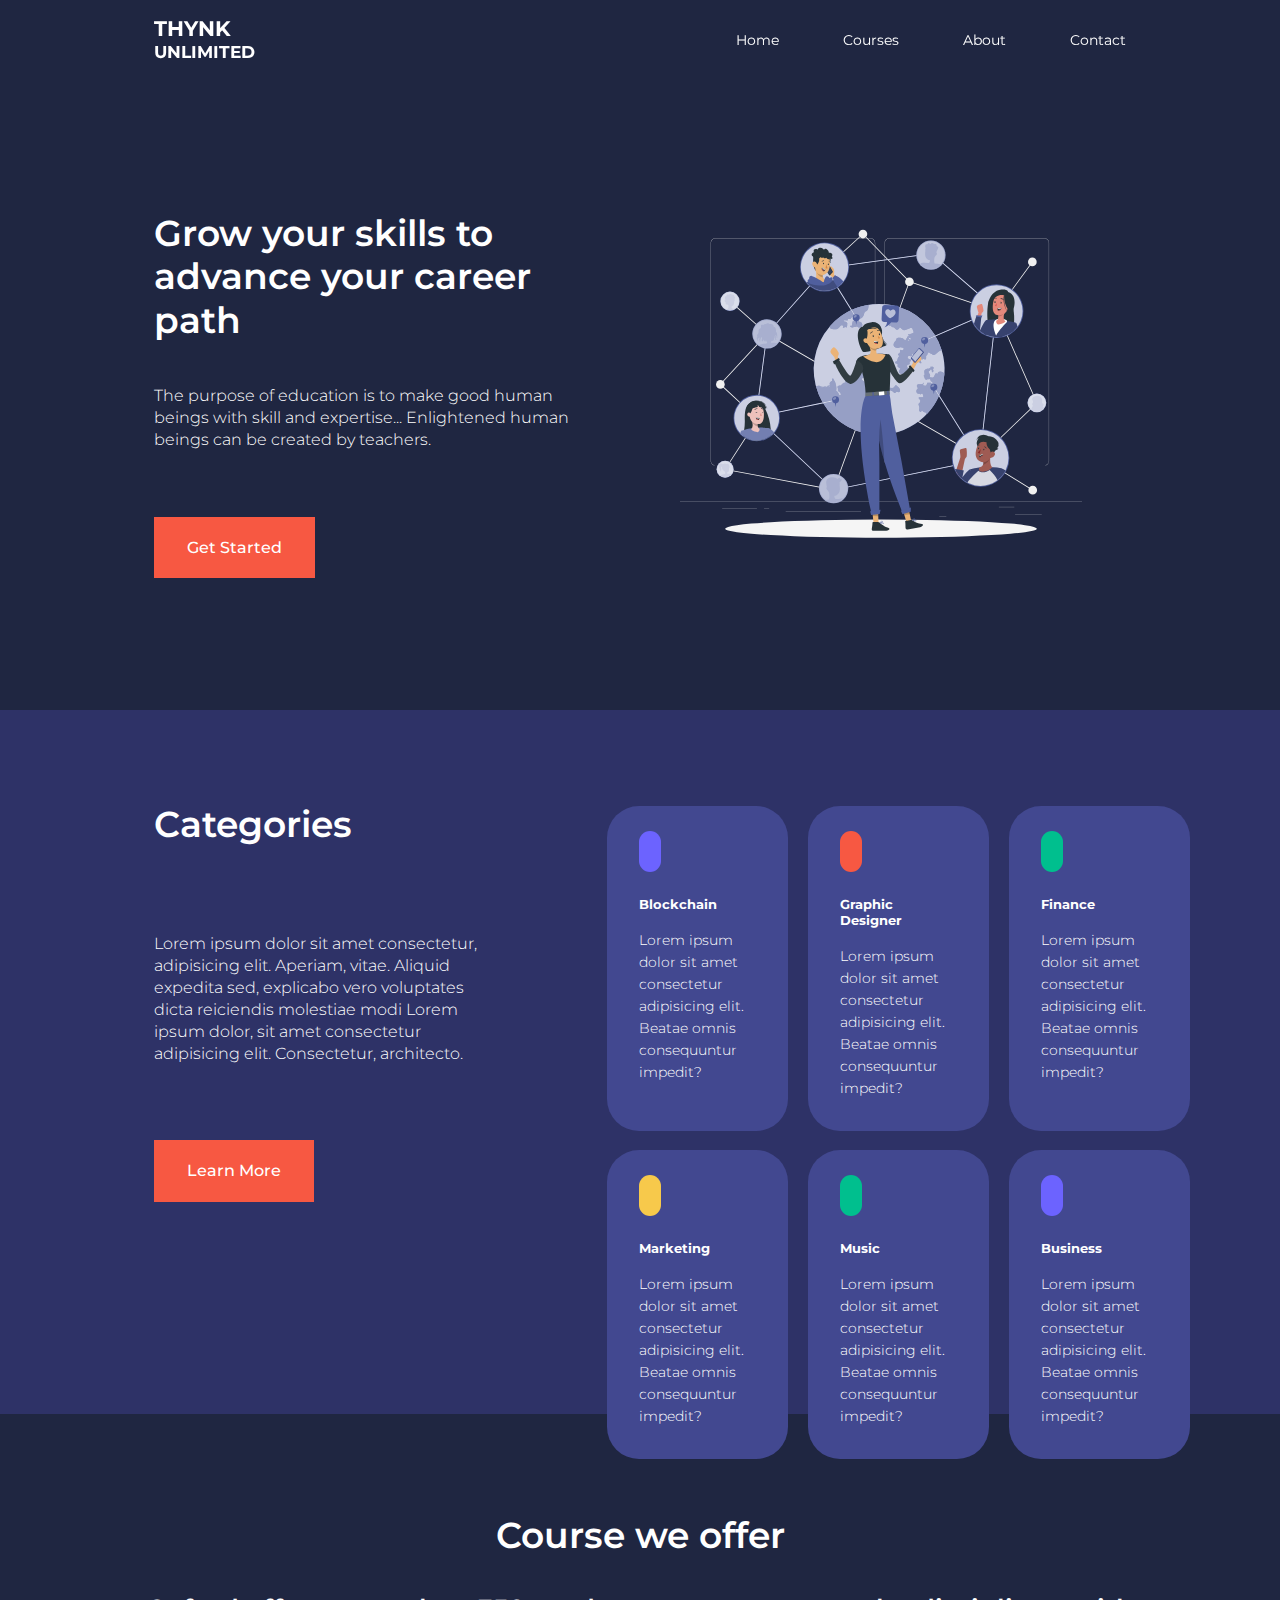
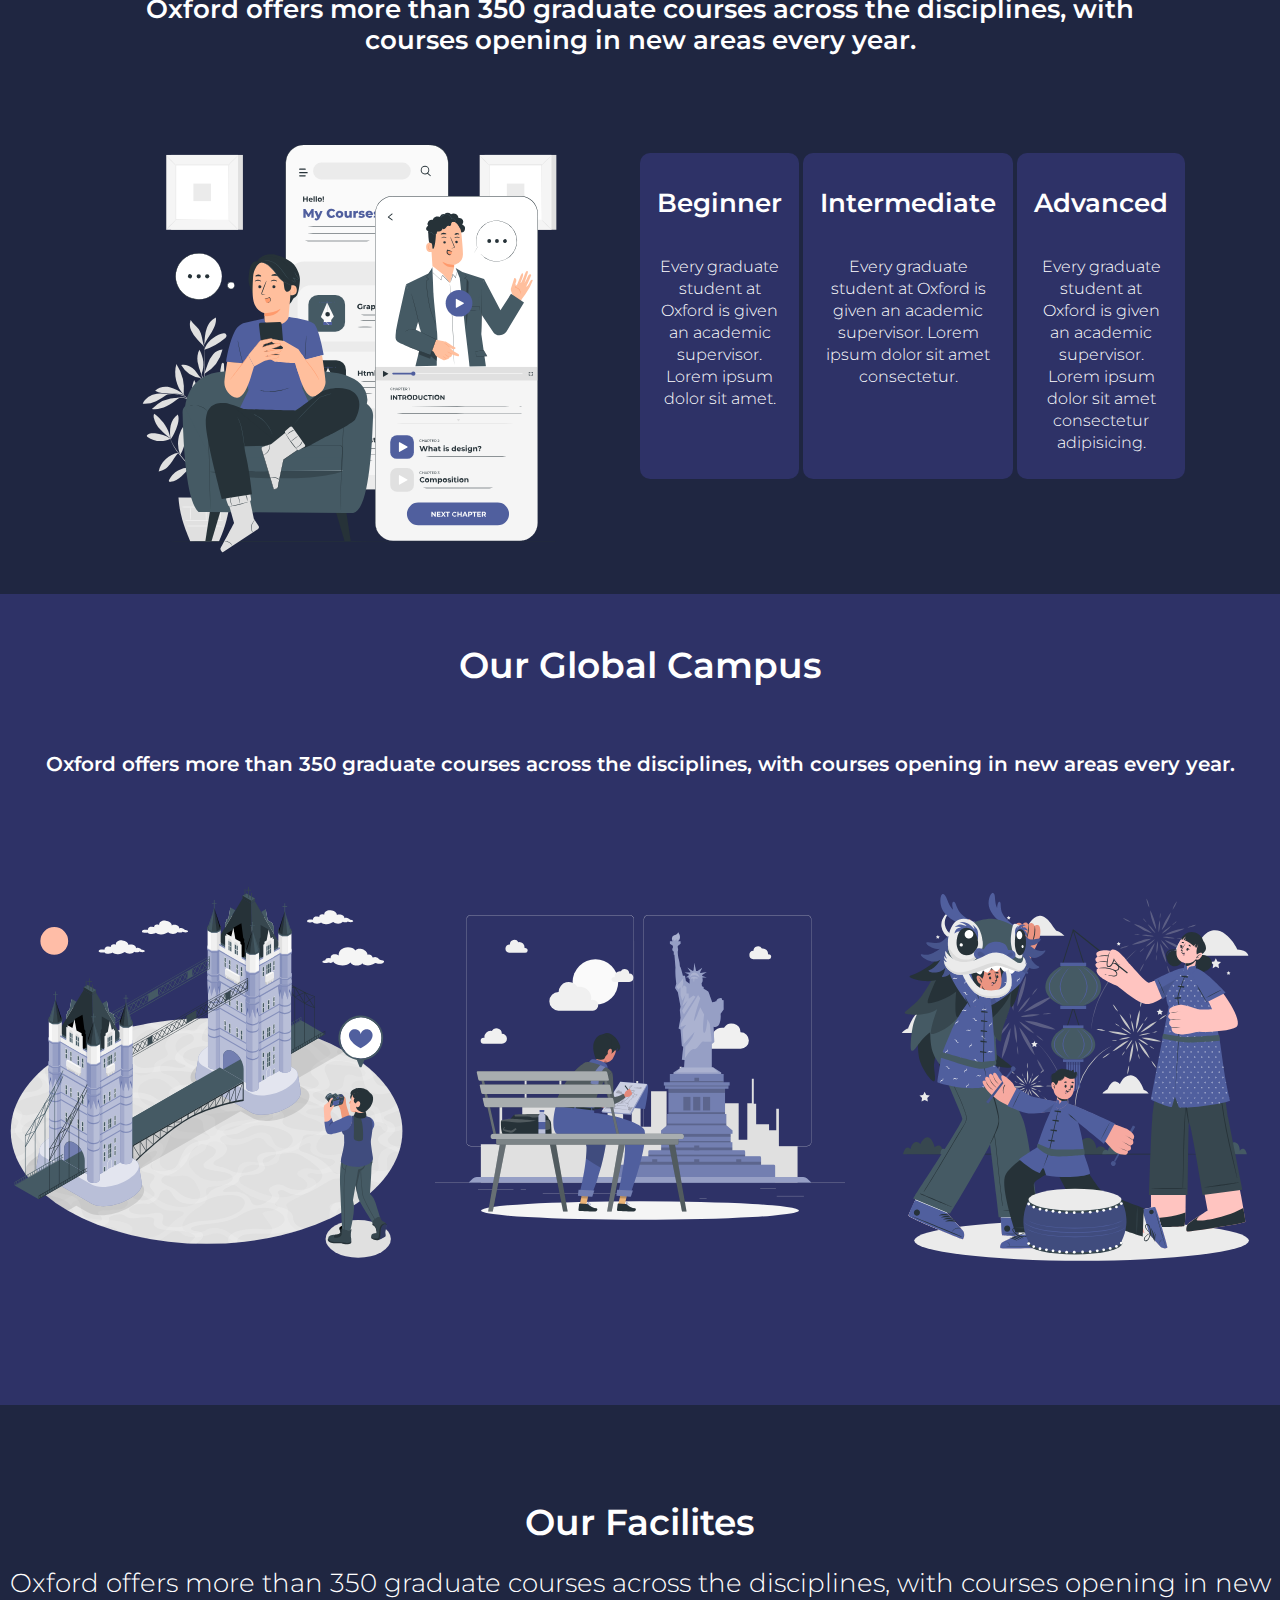
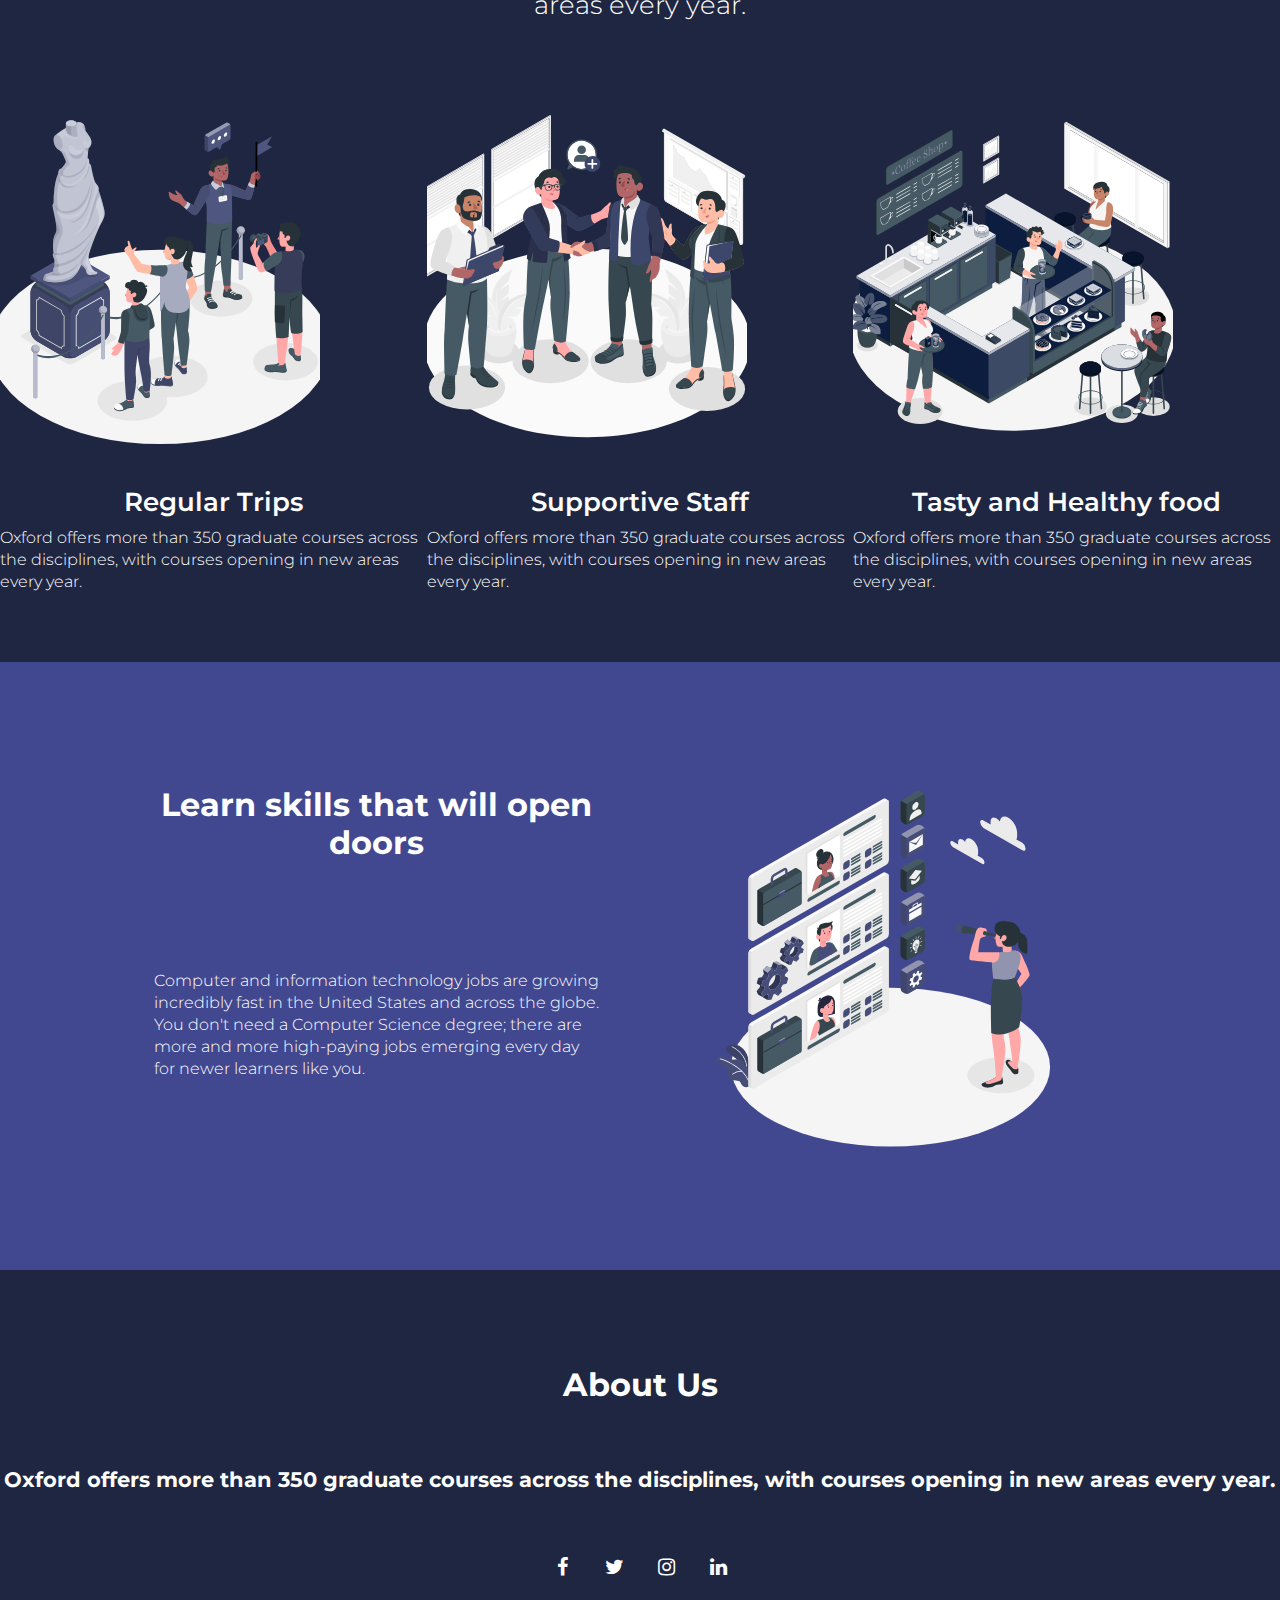
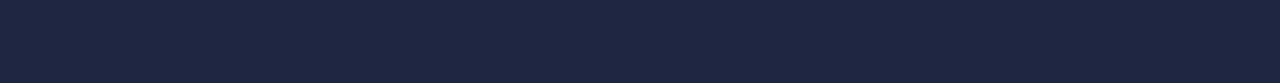
<file: index.html>
<!DOCTYPE html>
<html lang="en">
<head>
    <meta charset="UTF-8">
    <meta http-equiv="X-UA-Compatible" content="IE=edge">
    <meta name="viewport" content="width=device-width, initial-scale=1.0">
    <title>Education Website</title>

    <link rel="preconnect" href="https://fonts.googleapis.com">
    <link rel="preconnect" href="https://fonts.gstatic.com" crossorigin>
    <link href="https://fonts.googleapis.com/css2?family=Bitter:wght@100&family=Montserrat:wght@300;400;500;600;700;800;900&family=Poppins:wght@200;300;400;600&display=swap" rel="stylesheet">
    <link rel="stylesheet" href="https://unicons.iconscout.com/release/v4.0.0/css/line.css">
    <link rel="stylesheet" href="https://cdnjs.cloudflare.com/ajax/libs/font-awesome/4.7.0/css/font-awesome.min.css">
    <link rel="stylesheet" href="sytle1.css">
</head>
<body>
    <nav>
        <div class="con nav__container"> 
            <a class="a1" href="index.html"><h4>THYNK
                <br><h5 style="font-size: 17px;">UNLIMITED</h5>
            </h4></a>
            <ul class="nav__menu">
                <li><a href="index.html">Home</a></li>
               
                <li><a href="courses.html">Courses</a></li>
                <li><a href="about.html">About</a></li>
                <li><a href="contact.html">Contact</a></li>
            </ul>
            <button id="open-menu-btn"><i class="uil uil-bars"></i></button>
            <button id="close-menu-btn"><i class="uil uil-multiply"></i></button>
        </div>
    </nav>
    <header>
        <div class="con header__container">
            <div class="header__left">
                <h1>Grow your skills to advance your career path</h1>
                <br>
                <p>The purpose of education is to make good human beings with skill and expertise... 
                    Enlightened human beings can be created by teachers.
                </p>
                <br>
                <a href="courses.html" class="btn btn-primary">Get Started</a>
            </div>

            <div class="header__right">
                <div class="header__right-image">
                    <img  src="./images/man4.svg">
                </div>
            </div>
        </div>
    </header>

    <section class="categories">
        <div class="con categories__container">
            <div class="categories__left">
                <h1>Categories</h1>
                <br>
                <p>
                  Lorem ipsum dolor sit amet consectetur, adipisicing elit. Aperiam, vitae. 
                  Aliquid expedita sed, explicabo vero voluptates dicta reiciendis molestiae modi Lorem ipsum dolor,
                  sit amet consectetur adipisicing elit. Consectetur, architecto.
               </p>
               <br>
               <a href="#" class="btn btn-secondary">Learn More</a>
            </div>
            <div class="categories__right">
                <article class="category">
                    <span class="category__icon">
                        <i class="uil uil-bitcoin-circle"></i>
                    </span>
                    <h5>Blockchain</h5>
                    <p>Lorem ipsum dolor sit amet consectetur adipisicing elit. Beatae omnis consequuntur impedit?</p>
                </article> 
                <article class="category">
                    <span class="category__icon1">
                        <i class="uil uil-palette"></i>
                    </span>
                    <h5>Graphic Designer</h5>
                    <p>Lorem ipsum dolor sit amet consectetur adipisicing elit. Beatae omnis consequuntur impedit?</p>
                </article> 
                <article class="category">
                    <span class="category__icon2">
                        <i class="uil uil-bitcoin-circle"></i>
                    </span>
                    <h5>Finance</h5>
                    <p>Lorem ipsum dolor sit amet consectetur adipisicing elit. Beatae omnis consequuntur impedit?</p>
                </article> 
                <article class="category">
                    <span class="category__icon3">
                        <i class="uil uil-megaphone"></i>
                    </span>
                    <h5>Marketing</h5>
                    <p>Lorem ipsum dolor sit amet consectetur adipisicing elit. Beatae omnis consequuntur impedit?</p>
                </article> 
                <article class="category">
                    <span class="category__icon4">
                        <i class="uil uil-music"></i>
                    </span>
                    <h5>Music</h5>
                    <p>Lorem ipsum dolor sit amet consectetur adipisicing elit. Beatae omnis consequuntur impedit?</p>
                </article> 
                <article class="category">
                    <span class="category__icon5">
                        <i class="uil uil-puzzle-piece"></i>
                    </span>
                    <h5>Business</h5>
                    <p>Lorem ipsum dolor sit amet consectetur adipisicing elit. Beatae omnis consequuntur impedit?</p>
                </article> 
            </div>
        </div>
    </section>

    
   <section class ="course">
    <h1>Course we offer</h1>
    <br>
    <p><h3>Oxford offers more than 350 graduate courses across the disciplines, with courses opening in new areas every year. </h3>
        <br><br>
        <div style="width: 100%;">
            <div style="width: 50%; height: 100px; float: left;"> 
                <img class="abcd" src="./images/man5.svg">  
            </div>
        </div>

    <div style="margin-left: 35%; height: 100px;"> 
      <div class ="row">
        <div class = "course-col">
            <h3>Beginner</h3>
            <br>
            <p>Every graduate student at Oxford is given an academic supervisor.
                Lorem ipsum dolor sit amet.
            </p>
        </div>
        &nbsp;
        
        <div class = "course-col">
            <h3>Intermediate</h3>
            <br>
            <p>Every graduate student at Oxford is given an academic supervisor.
                Lorem ipsum dolor sit amet consectetur. </p>
        
        </div>
        &nbsp;
        <div class = "course-col">
            <h3>Advanced</h3>
            <br>
            <p>Every graduate student at Oxford is given an academic supervisor.
                Lorem ipsum dolor sit amet consectetur adipisicing.
            </p>
          
        </div>

      </div>
    </div>
    </p>
   </section>

   <br>
   <br><br><br><br><br><br><br><br>
   <section class ="campus">
    <h1>Our Global Campus</h1>
    <br><br>
    <p><h3 style="font-size:20px ;">Oxford offers more than 350 graduate courses across the disciplines, with courses opening in new areas every year. </h3>
        <div class="row">
            <div class ="campus-col">
                <img src="./images/london.svg">
                <div class="layer">
                    <h3>London</h3>
                </div>
            </div>
        <div class ="campus-col">
            <img src="./images/newyokr.svg">
            <div class="layer">
                <h3>Newyork</h3>
            </div>
        </div>
        <div class ="campus-col">
            <img src="./images/china.svg">
            <div class="layer">
                <h3>China</h3>
            </div>
        </div>
    </div>
</section>

<!-- facility -->


<section class = "facility">
    <h1 style="text-align: center;">Our Facilites</h1>
    <br>
    <p style="text-align: center;font-size: 26px;">Oxford offers more than 350 graduate courses across the disciplines, with courses opening in new areas every year.
        <br><br>
       <div class="row">
           <div class ="facility-col">
               <img class ="fc1"src="./images/man12.svg"style="height: 75%;width: 75%;">
               <br>
                   <h3>Regular Trips</h3>
                   <p>Oxford offers more than 350 graduate courses across the disciplines, with courses opening in new areas every year.
               </div>
       <div class ="facility-col">
        <!-- <br><br><br><br> -->
           <img class ="fc1" src="./images/man 12.svg"style="height: 75%;width: 75%;">
              <br>
           
               <h3>Supportive Staff</h3>
               <p>Oxford offers more than 350 graduate courses across the disciplines, with courses opening in new areas every year.
           </div>
       <div class ="facility-col">
           <img class ="fc1" src="./images/man9.svg"style="height: 75%;width: 75%;">
           <br>
               <h3>Tasty and Healthy food</h3>
               <p>Oxford offers more than 350 graduate courses across the disciplines, with courses opening in new areas every year.
           </div>
   </div>
  </section>
  <section class="f2">
    <div class="con header__container">
        <div class="header__left">
            <h2>Learn skills that will open doors</h2>
            <br>
            <p>Computer and information technology jobs are growing incredibly fast in the United States and across the globe.
            You don't need a Computer Science degree; there are more and more high-paying jobs emerging every day for newer learners like you.</p>
            <br>
        </div>

        <div class="header__right">
            <div class="header__right-image">
                <img  src="./images/man22.svg">
            </div>
        </div>
    </div>
  </section>
    
  <!-- call us -->
  <!-- <section class = "cta">
    <h1>Enroll now for various courses</h1>
    <a href=""class="btn btn-tertiary">Contact us</a>
   </section> -->

   <!-- footer -->
  <section class="footer1" style="text-align: center;">
    <h2>About Us</h2>
    <p><h4>Oxford offers more than 350 graduate courses across the disciplines, with courses opening in new areas every year.</h4></p>
    <br><br>
   <div class="icons">
    <a href="https://www.facebook.com/" class="fa fa-facebook"></a>
    &nbsp;
    <a href="https://www.twitter.com/" class="fa fa-twitter"></a>
    &nbsp;
    <a href="https://www.instagram.com/" class="fa fa-instagram"></a>
    &nbsp;
    <a href="https://www.linkedin.com/" class="fa fa-linkedin"></a>

  </div>
</section>

    <script src="./main.js"></script>
    
</body>
</html>
</file>
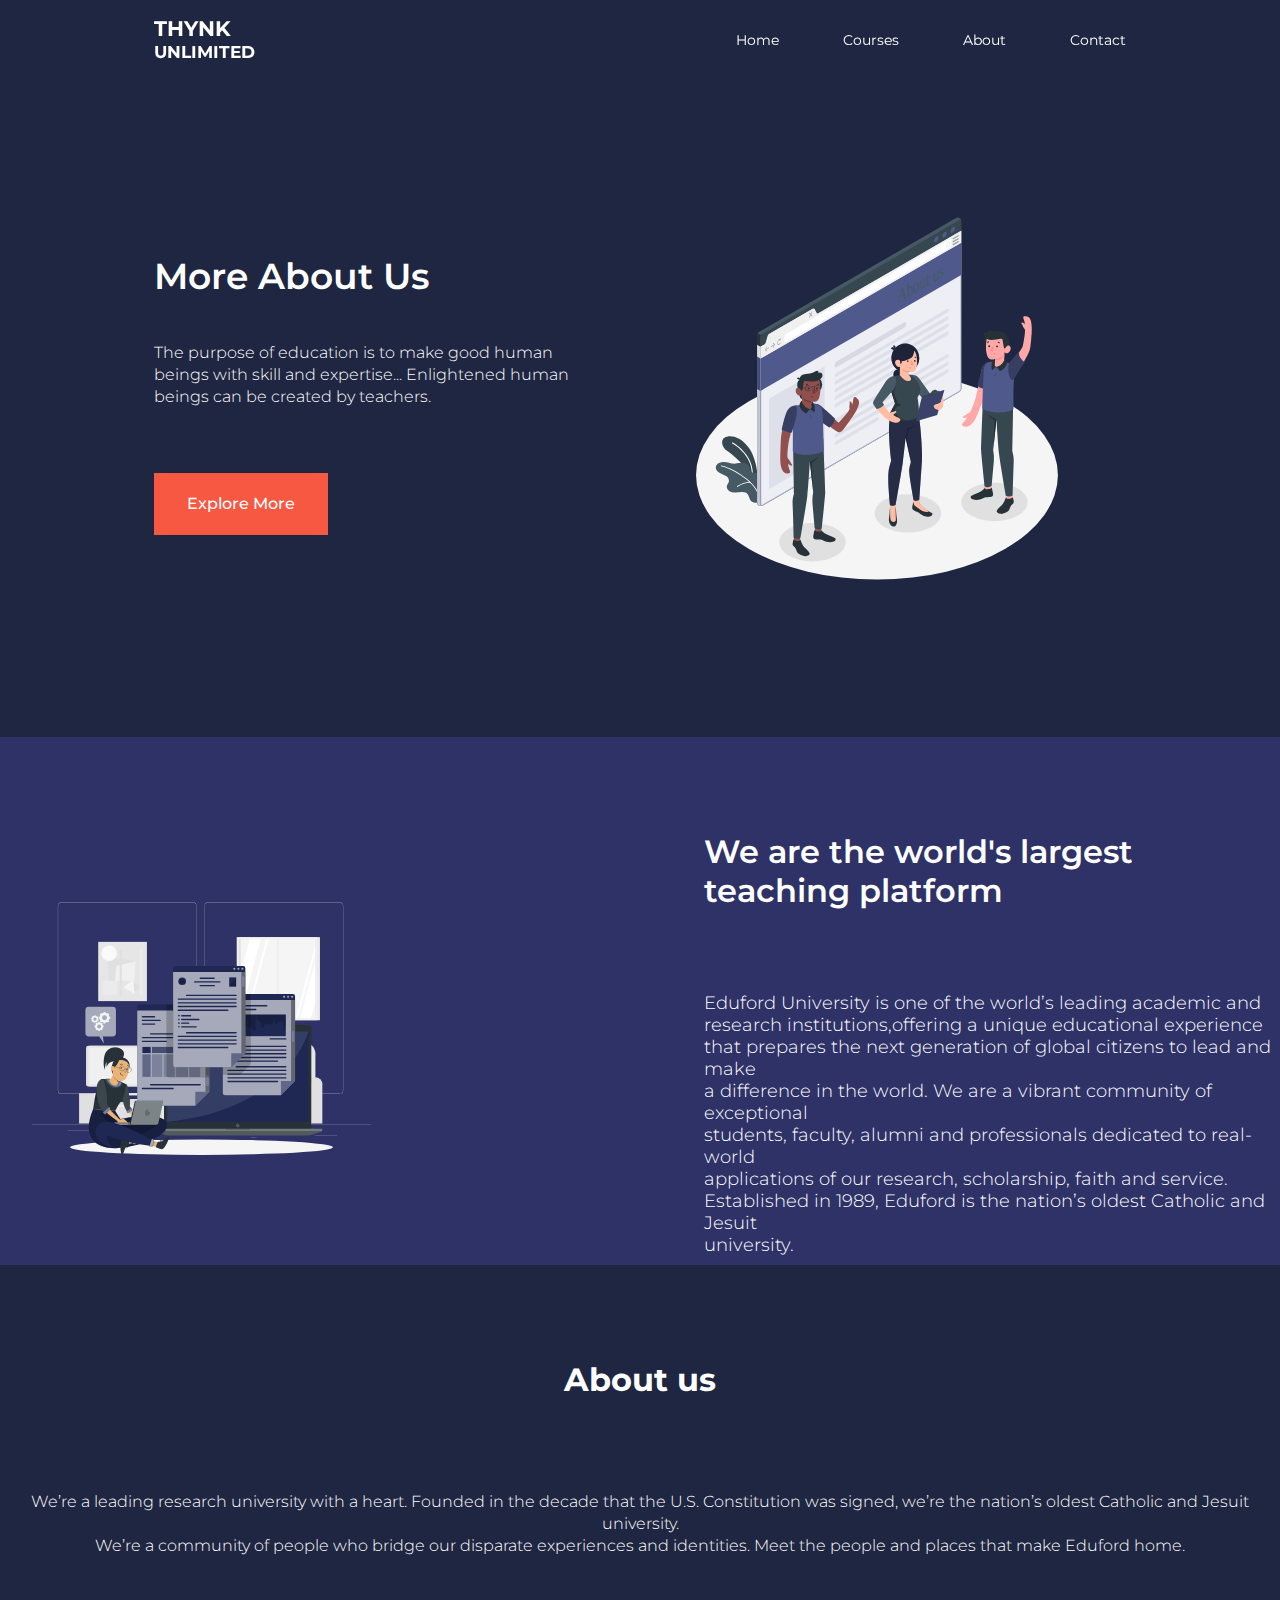
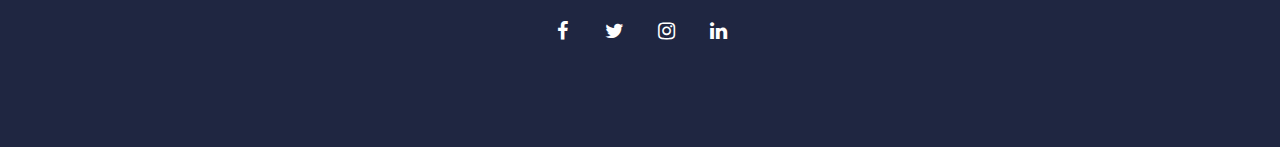
<file: about.html>
<!DOCTYPE html>
<html lang="en">
<head>
    <meta charset="UTF-8">
    <meta http-equiv="X-UA-Compatible" content="IE=edge">
    <meta name="viewport" content="width=device-width, initial-scale=1.0">
    <title>Education Website</title>

    <link rel="preconnect" href="https://fonts.googleapis.com">
    <link rel="preconnect" href="https://fonts.gstatic.com" crossorigin>
    <link href="https://fonts.googleapis.com/css2?family=Bitter:wght@100&family=Montserrat:wght@300;400;500;600;700;800;900&family=Poppins:wght@200;300;400;600&display=swap" rel="stylesheet">
    <link rel="stylesheet" href="https://unicons.iconscout.com/release/v4.0.0/css/line.css">
    <link rel="stylesheet" href="https://cdnjs.cloudflare.com/ajax/libs/font-awesome/4.7.0/css/font-awesome.min.css">
    <link rel="stylesheet" href="sytle1.css">
</head>
<body>
    <nav>
        <div class="con nav__container"> 
            <a href="index.html"><h4>THYNK
                <br><h5 style="font-size: 17px;">UNLIMITED</h5>
            </h4></a>
            <ul class="nav__menu">
                <li><a href="index.html">Home</a></li>
               
                <li><a href="courses.html">Courses</a></li>
                <li><a href="about.html">About</a></li>
                <li><a href="contact.html">Contact</a></li>
            </ul>
            <button id="open-menu-btn"><i class="uil uil-bars"></i></button>
            <button id="close-menu-btn"><i class="uil uil-multiply"></i></button>
        </div>
    </nav>

    
        <header>
            <div class="con header__container">
                <div class="header__left">
                    <h1>More About Us</h1>
                    <br>
                    <p>The purpose of education is to make good human beings with skill and expertise... 
                        Enlightened human beings can be created by teachers.
                    </p>
                    <br>
                    <a href="courses.html" class="btn btn-primary">Explore More</a>
                   
                </div>
    
                <div class="header__right">
                    <div class="header__right-image">
                        <img src="./images/man13.svg">
                    </div>
                </div>
            </div>
        </header>
        <br>

        <section class="manu">
            
            <div style="width: 35%; height: 100px; float: left;"> 
                <img src="./images/man14.svg"style="padding: 32px;">
            </div>

            <div style="margin-left: 55%; height: 100px;"> 
                <h1 style="font-size: 32px">We are the world's largest 
                    <br>
                    teaching platform</h1>
                    <br><br><br>
                    <p style="font-size:large">
                        Eduford University is one of the world’s leading academic and <br>
                        research institutions,offering a unique educational experience <br>
                        that prepares the next generation of global citizens to lead and make <br>
                        a difference in the world. We are a vibrant community of  exceptional <br>
                        students, faculty, alumni and professionals dedicated to real-world <br>
                        applications of our research, scholarship, faith and service. <br>
                        Established in 1989, Eduford is the nation’s oldest Catholic and Jesuit <br>
                        university.</p>
                        <br><br>        
            </div>
        </section>

        <!-- footer -->
     <section class="manu1" style="text-align: center;">
       <h2>About us</h2>
       <br>
       <p style="text-align:center ;">We’re a leading research university with a heart. Founded in the decade that the U.S. Constitution was signed, we’re the nation’s oldest Catholic and Jesuit university. <br>
        We’re a community of people who bridge our disparate experiences and identities. Meet the people and places that make Eduford home.</p>
       <br><br>
   
        <div class="icons">
          <a href="https://www.facebook.com/" class="fa fa-facebook"></a>
            &nbsp;
         <a href="https://www.twitter.com/" class="fa fa-twitter"></a>
          &nbsp;
         <a href="https://www.instagram.com/" class="fa fa-instagram"></a>
          &nbsp;
         <a href="https://www.linkedin.com/" class="fa fa-linkedin"></a>
        </div>
      </section>




        <script src="./main.js"></script>
    </body>
</html>
</file>
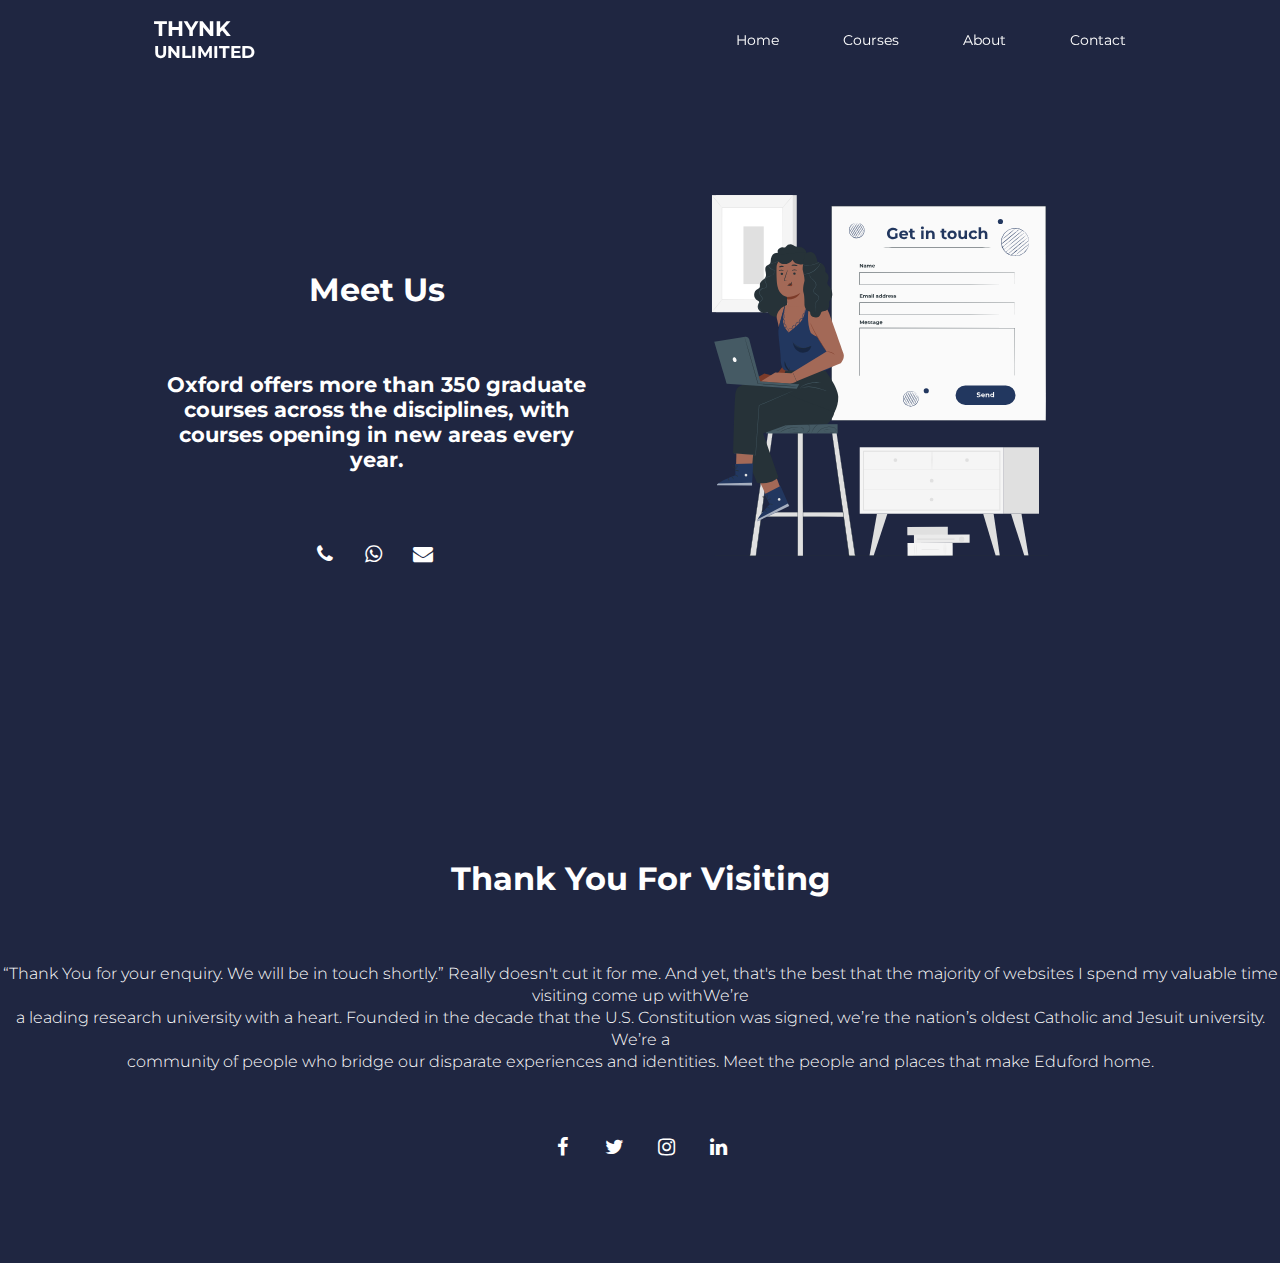
<file: contact.html>
<!DOCTYPE html>
<html lang="en">
<head>
    <meta charset="UTF-8">
    <meta http-equiv="X-UA-Compatible" content="IE=edge">
    <meta name="viewport" content="width=device-width, initial-scale=1.0">
    <title>Education Website</title>

    <link rel="preconnect" href="https://fonts.googleapis.com">
    <link rel="preconnect" href="https://fonts.gstatic.com" crossorigin>
    <link href="https://fonts.googleapis.com/css2?family=Bitter:wght@100&family=Montserrat:wght@300;400;500;600;700;800;900&family=Poppins:wght@200;300;400;600&display=swap" rel="stylesheet">
    <link rel="stylesheet" href="https://unicons.iconscout.com/release/v4.0.0/css/line.css">
    <link rel="stylesheet" href="https://cdnjs.cloudflare.com/ajax/libs/font-awesome/4.7.0/css/font-awesome.min.css">
    <link rel="stylesheet" href="sytle1.css">
</head>
<body>
    <nav>
        <div class="con nav__container"> 
            <a href="index.html"><h4>THYNK
                <br><h5 style="font-size: 17px;">UNLIMITED</h5>
            </h4></a>
            <ul class="nav__menu">
                <li><a href="index.html">Home</a></li>
               
                <li><a href="courses.html">Courses</a></li>
                <li><a href="about.html">About</a></li>
                <li><a href="contact.html">Contact</a></li>
            </ul>
            <button id="open-menu-btn"><i class="uil uil-bars"></i></button>
            <button id="close-menu-btn"><i class="uil uil-multiply"></i></button>
        </div>
    </nav>

    <header>
        <div class="con header__container">
            <div class="header__left">
                <br><br>
                <div class="icons" style="font-size: small;">
                    <section class="footer1" style="text-align: center;">
                        <h2>Meet Us</h2>
                        <p><h4>Oxford offers more than 350 graduate courses across the disciplines, with courses opening in new areas every year.</h4></p>
                        <br>
                        <div class="icons">
                            <a href="#" class="fa fa-phone"></a>
                            &nbsp;
                            <a href="#" class="fa fa-whatsapp"></a>
                            &nbsp;
                            <a href="#" class="fa fa-envelope"></a>
                            &nbsp;
                            <!-- <a href="#" class="fa fa-message-dots"></a> -->
                          </div>
                       
                    </section>
                </div>
            </div>

            <div class="header__right">
                <div class="header__right-image">
                <img src="./images/man20.svg">
                <br><br>
                </div>
            </div>
        </div>
    </header>
    <br><br>

    <section class="mank"style="text-align: center;">
        <h2>Thank You For Visiting</h2>
        
        <p style="text-align:center ;">
            “Thank You for your enquiry. We will be in touch shortly.” 
            Really doesn't cut it for me. And yet, that's the best that
             the majority of websites I spend my valuable time visiting 
             come up withWe’re <br> a leading research university with a heart.
            Founded in the decade that the U.S. Constitution was signed,
            we’re the nation’s oldest Catholic and Jesuit university.
           We’re a <br> community of people who bridge our disparate experiences 
           and identities. Meet the people and places that make Eduford home.</p>
        <br><br>
        <div class="icons">
            <a href="https://www.facebook.com/" class="fa fa-facebook"></a>
            &nbsp;
            <a href="https://www.twitter.com/" class="fa fa-twitter"></a>
            &nbsp;
            <a href="https://www.instagram.com/" class="fa fa-instagram"></a>
            &nbsp;
            <a href="https://www.linkedin.com/" class="fa fa-linkedin"></a>
          </div>

    </section>

    <script src="./main.js"></script>
</body>
</html>
</file>
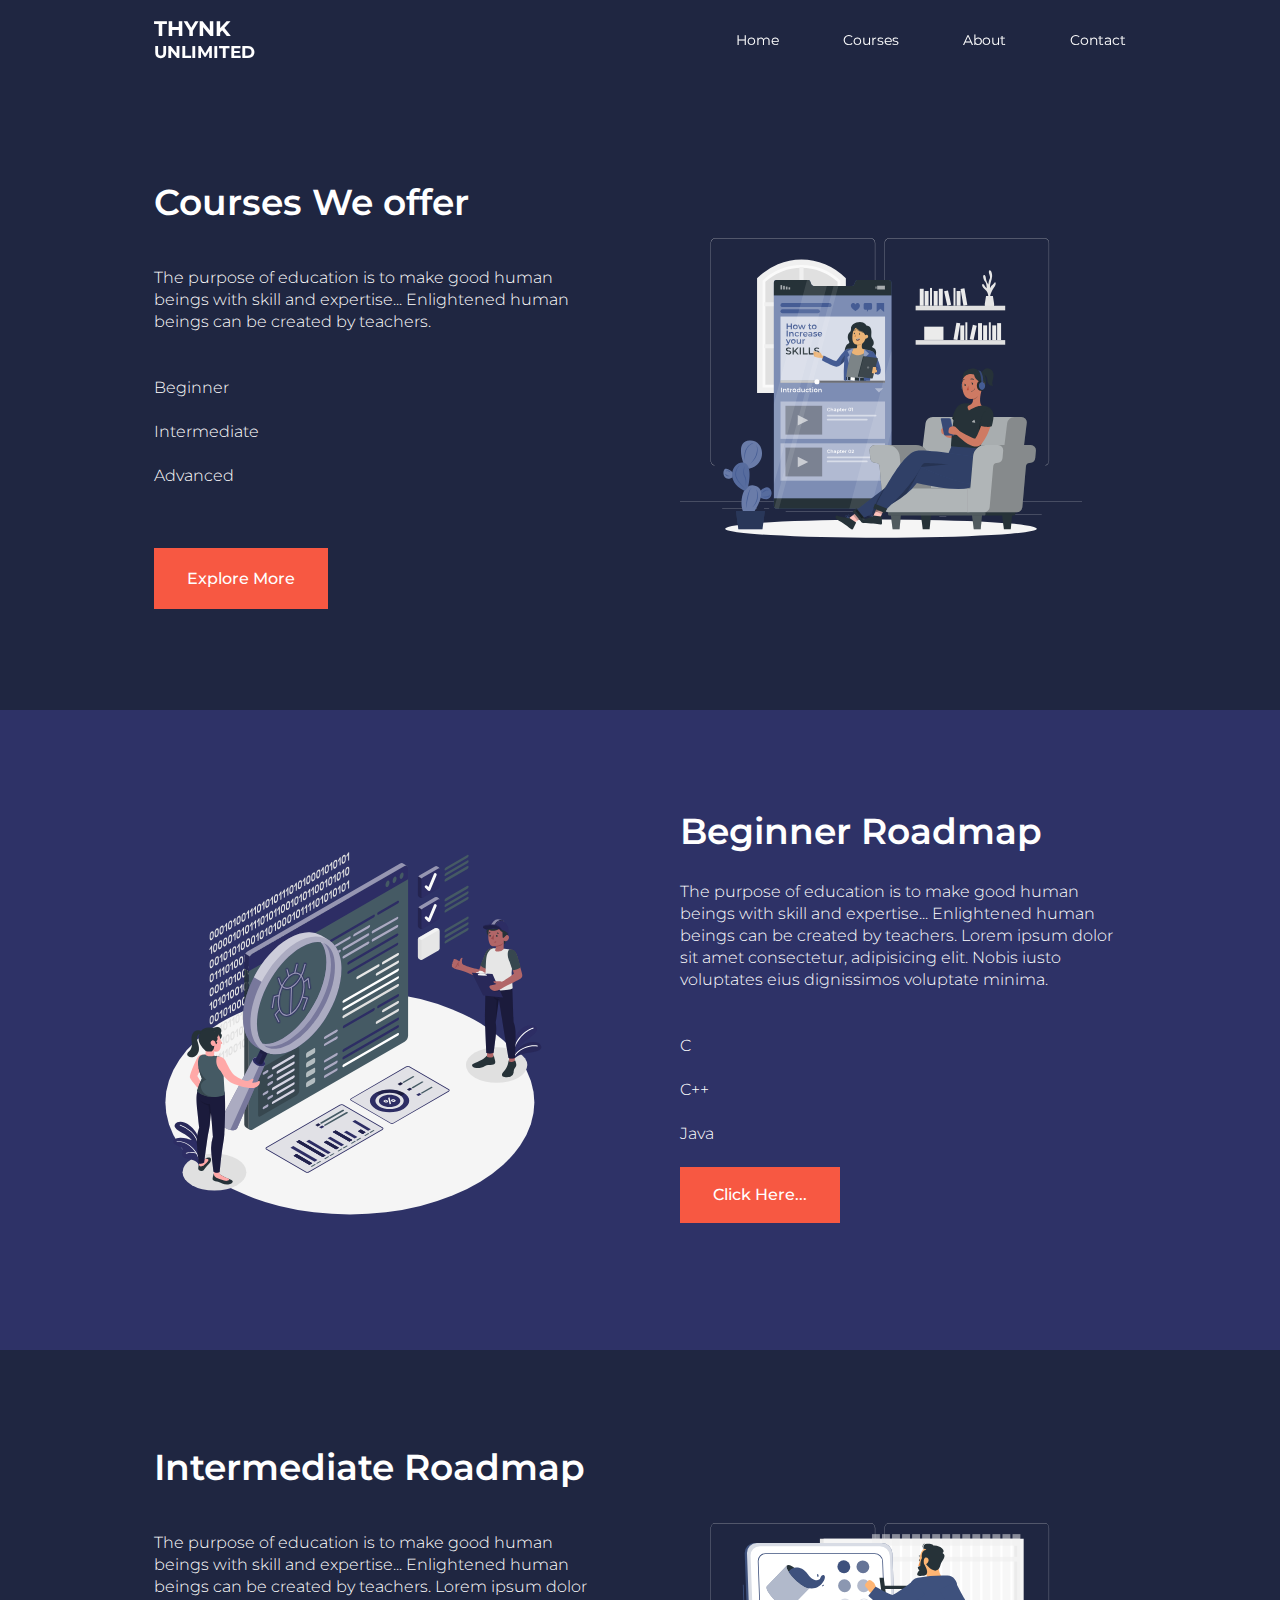
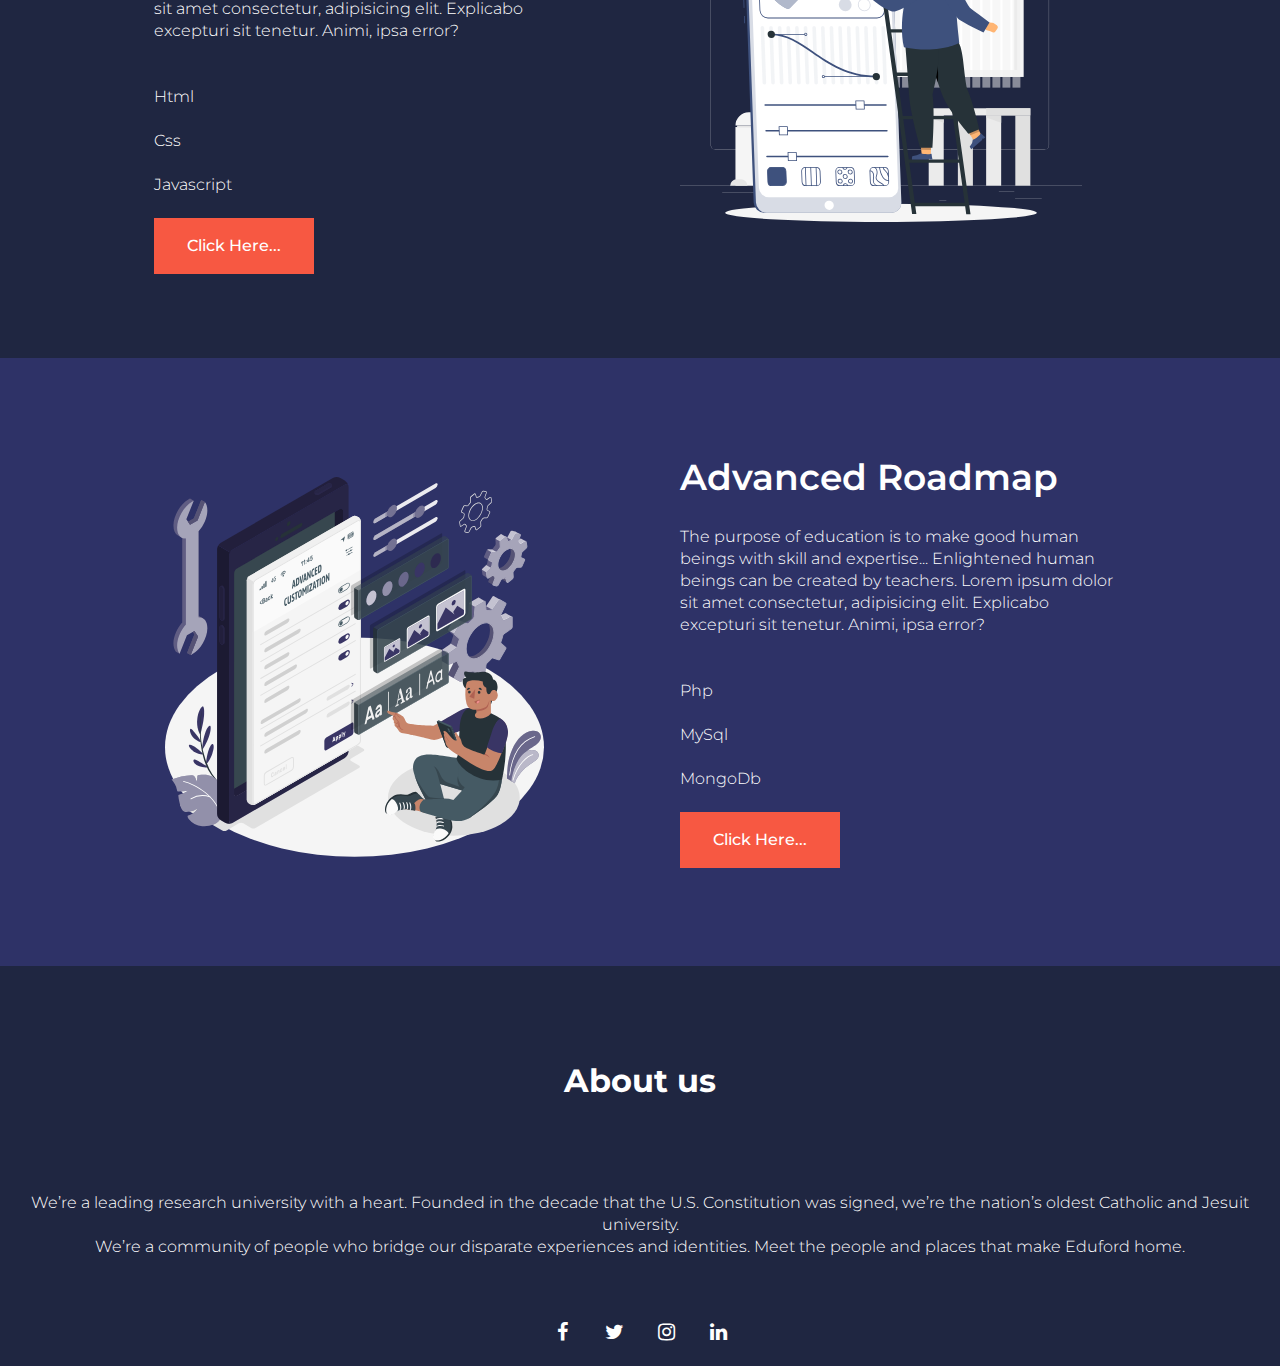
<file: courses.html>
<!DOCTYPE html>
<html lang="en">
<head>
    <meta charset="UTF-8">
    <meta http-equiv="X-UA-Compatible" content="IE=edge">
    <meta name="viewport" content="width=device-width, initial-scale=1.0">
    <title>Education Website</title>

    <link rel="preconnect" href="https://fonts.googleapis.com">
    <link rel="preconnect" href="https://fonts.gstatic.com" crossorigin>
    <link href="https://fonts.googleapis.com/css2?family=Bitter:wght@100&family=Montserrat:wght@300;400;500;600;700;800;900&family=Poppins:wght@200;300;400;600&display=swap" rel="stylesheet">
    <link rel="stylesheet" href="https://unicons.iconscout.com/release/v4.0.0/css/line.css">
    <link rel="stylesheet" href="https://cdnjs.cloudflare.com/ajax/libs/font-awesome/4.7.0/css/font-awesome.min.css">
    <link rel="stylesheet" href="sytle1.css">
</head>
<body>
    <nav>
        <div class="con nav__container"> 
            <a href="index.html"><h4>THYNK
                <br><h5 style="font-size: 17px;">UNLIMITED</h5>
            </h4></a>
            <ul class="nav__menu">
                <li><a href="index.html">Home</a></li>
               
                <li><a href="courses.html">Courses</a></li>
                <li><a href="about.html">About</a></li>
                <li><a href="contact.html">Contact</a></li>
            </ul>
            <button id="open-menu-btn"><i class="uil uil-bars"></i></button>
            <button id="close-menu-btn"><i class="uil uil-multiply"></i></button>
        </div>
    </nav>

    <header>
        <div class="con header__container">
            <div class="header__left">
                <h1>Courses We offer</h1>
                <br>
                <p>The purpose of education is to make good human beings with skill and expertise... 
                    Enlightened human beings can be created by teachers.
                  <br><br><br>
                  Beginner
                  <br><br>
                  Intermediate
                  <br><br>
                  Advanced
                  <br><br> 
                </p>
                <a href="https://grasshopper.app/" class="btn btn-primary">Explore More</a>
               
            </div>

            <div class="header__right">
                <div class="header__right-image">
                    <img src="./images/man16.svg">
                </div>
            </div>
        </div>
    </header>
   
    <section class="abc">
        <div class="con header__container">
            <div class="header__left">
                <img src="./images/man17.svg">
            </div>

            <div class="header__right">
                <div class="header__right-image">
                    <h1>Beginner Roadmap</h1>
                    <br>
                    <p>The purpose of education is to make good human beings with skill and expertise... 
                        Enlightened human beings can be created by teachers.
                        Lorem ipsum dolor sit amet consectetur, adipisicing elit. 
                        Nobis iusto voluptates eius dignissimos voluptate minima.
                        <br><br><br>
                        C
                        <br><br>
                        C++
                        <br><br>
                        Java
                        <br><br>

                        <a href="https://www.w3schools.com/" class="btn btn-secondary">Click Here...</a>
                    </p>
                    <br>
                   
                </div>
            </div>
        </div>
    </section>

    <section class="bcd">
        <div class="con header__container">
            <div class="header__left">
                <div class="header__right-image">
                    <h1>Intermediate Roadmap</h1>
                <br>
                <p>The purpose of education is to make good human beings with skill and expertise... 
                    Enlightened human beings can be created by teachers.
                    Lorem ipsum dolor sit amet consectetur, adipisicing elit. 
                    Explicabo excepturi sit tenetur. Animi, ipsa error?
                   <br><br><br>
                   Html
                   <br><br>
                   Css
                  <br><br>
                  Javascript
                  <br><br> 
                  <a href="https://www.w3schools.com/" class="btn btn-secondary">Click Here...</a>
                </p>   
                </div>
            </div>

            <div class="header__right">
                <img src="./images/man18.svg"> 
            </div>
        </div>
    </section>

    <section class="cde">
        <div class="con header__container">
            <div class="header__left">
                <img src="./images/man19.svg">
            </div>

            <div class="header__right">
                <div class="header__right-image">
                    <h1>Advanced Roadmap</h1>
                    <br>
                    <p>The purpose of education is to make good human beings with skill and expertise... 
                        Enlightened human beings can be created by teachers.
                        Lorem ipsum dolor sit amet consectetur, adipisicing elit. 
                        Explicabo excepturi sit tenetur. Animi, ipsa error?
                      <br><br><br>
                      Php
                      <br><br>
                      MySql
                      <br><br>
                      MongoDb
                      <br><br> 
                      <a href="https://www.w3schools.com/" class="btn btn-secondary">Click Here...</a>
                    </p>  
                </div>
            </div>
        </div>
    </section>
    
      <!-- footer -->
      <section class="manu12" style="text-align: center;">
        <h2>About us</h2>
        <br>
        <p style="text-align:center ;">We’re a leading research university with a heart. Founded in the decade that the U.S. Constitution was signed, we’re the nation’s oldest Catholic and Jesuit university. <br>
         We’re a community of people who bridge our disparate experiences and identities. Meet the people and places that make Eduford home.</p>
        <br><br>
    
         <div class="icons">
           <a href="https://www.facebook.com/" class="fa fa-facebook"></a>
             &nbsp;
          <a href="https://www.twitter.com/" class="fa fa-twitter"></a>
           &nbsp;
          <a href="https://www.instagram.com/" class="fa fa-instagram"></a>
           &nbsp;
          <a href="https://www.linkedin.com/" class="fa fa-linkedin"></a>
         </div>
       </section>


    <script src="./main.js"></script>
</body>
</html>
</file>
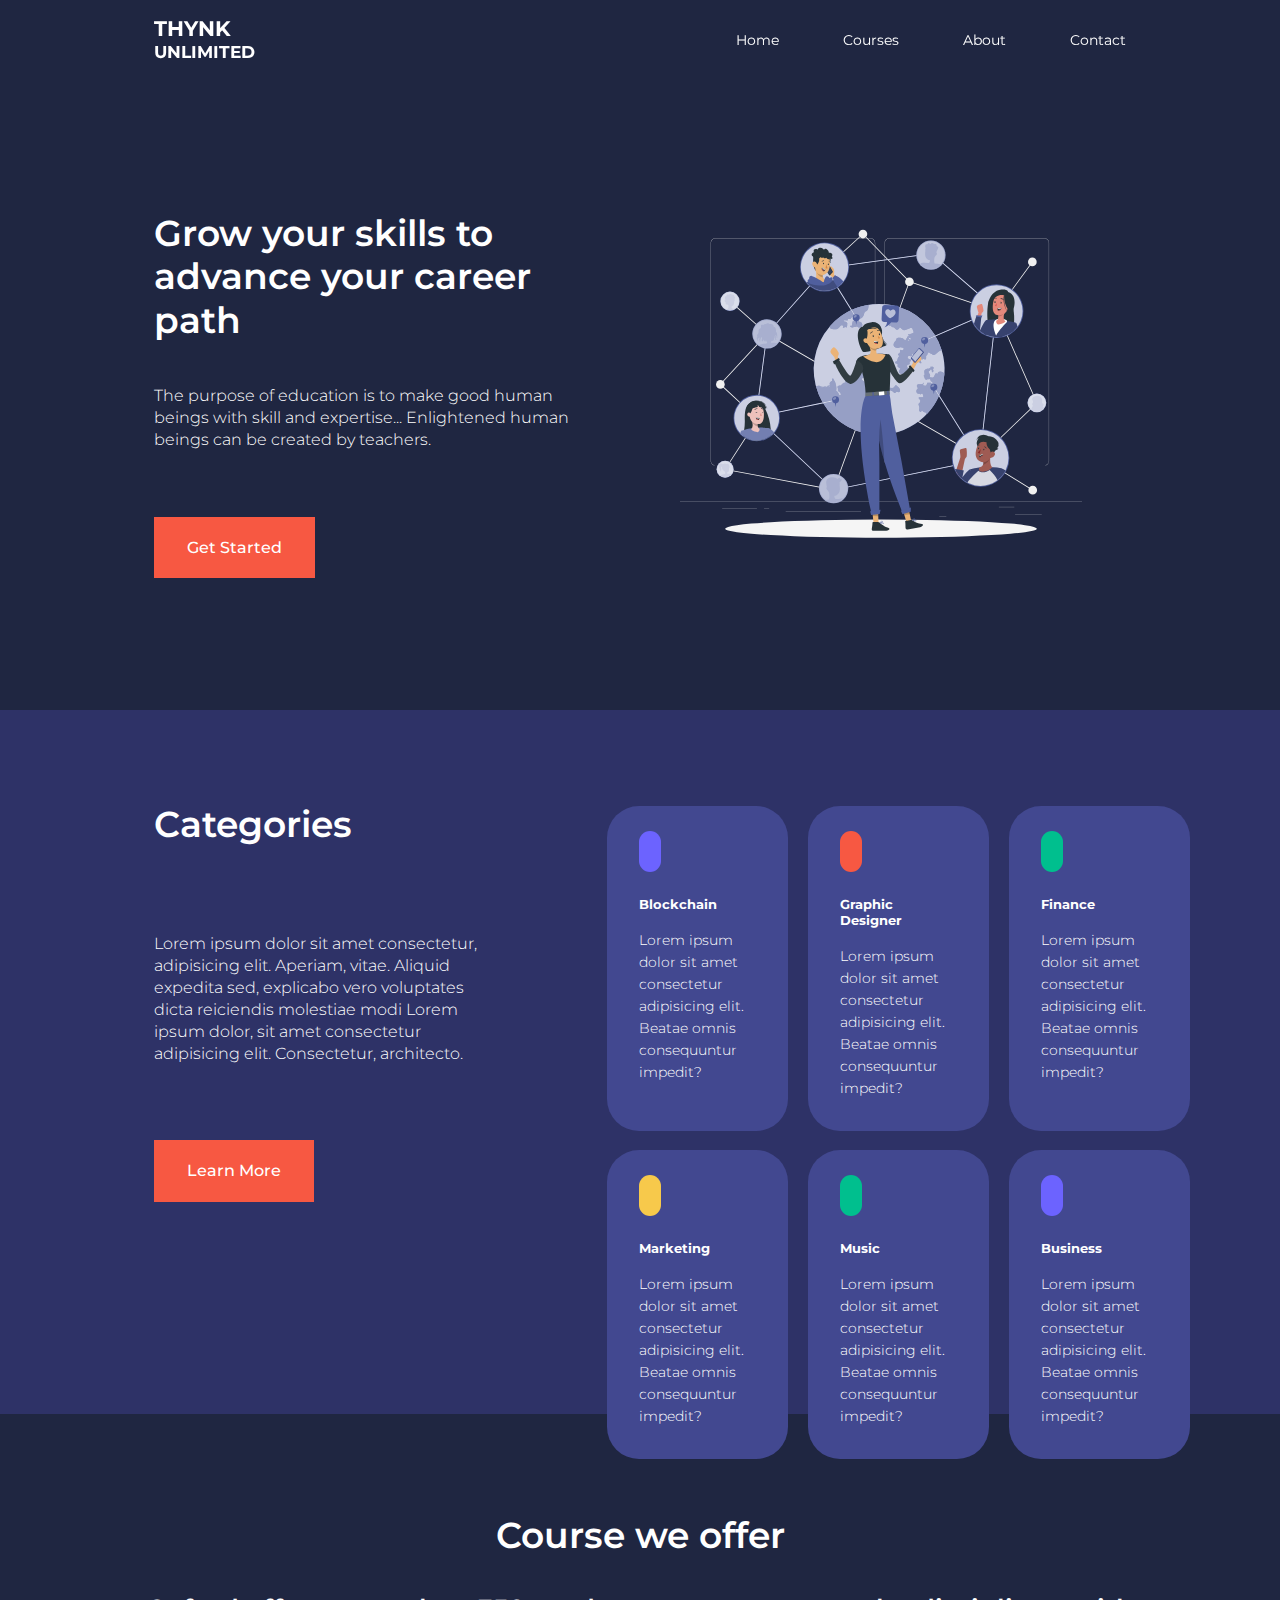
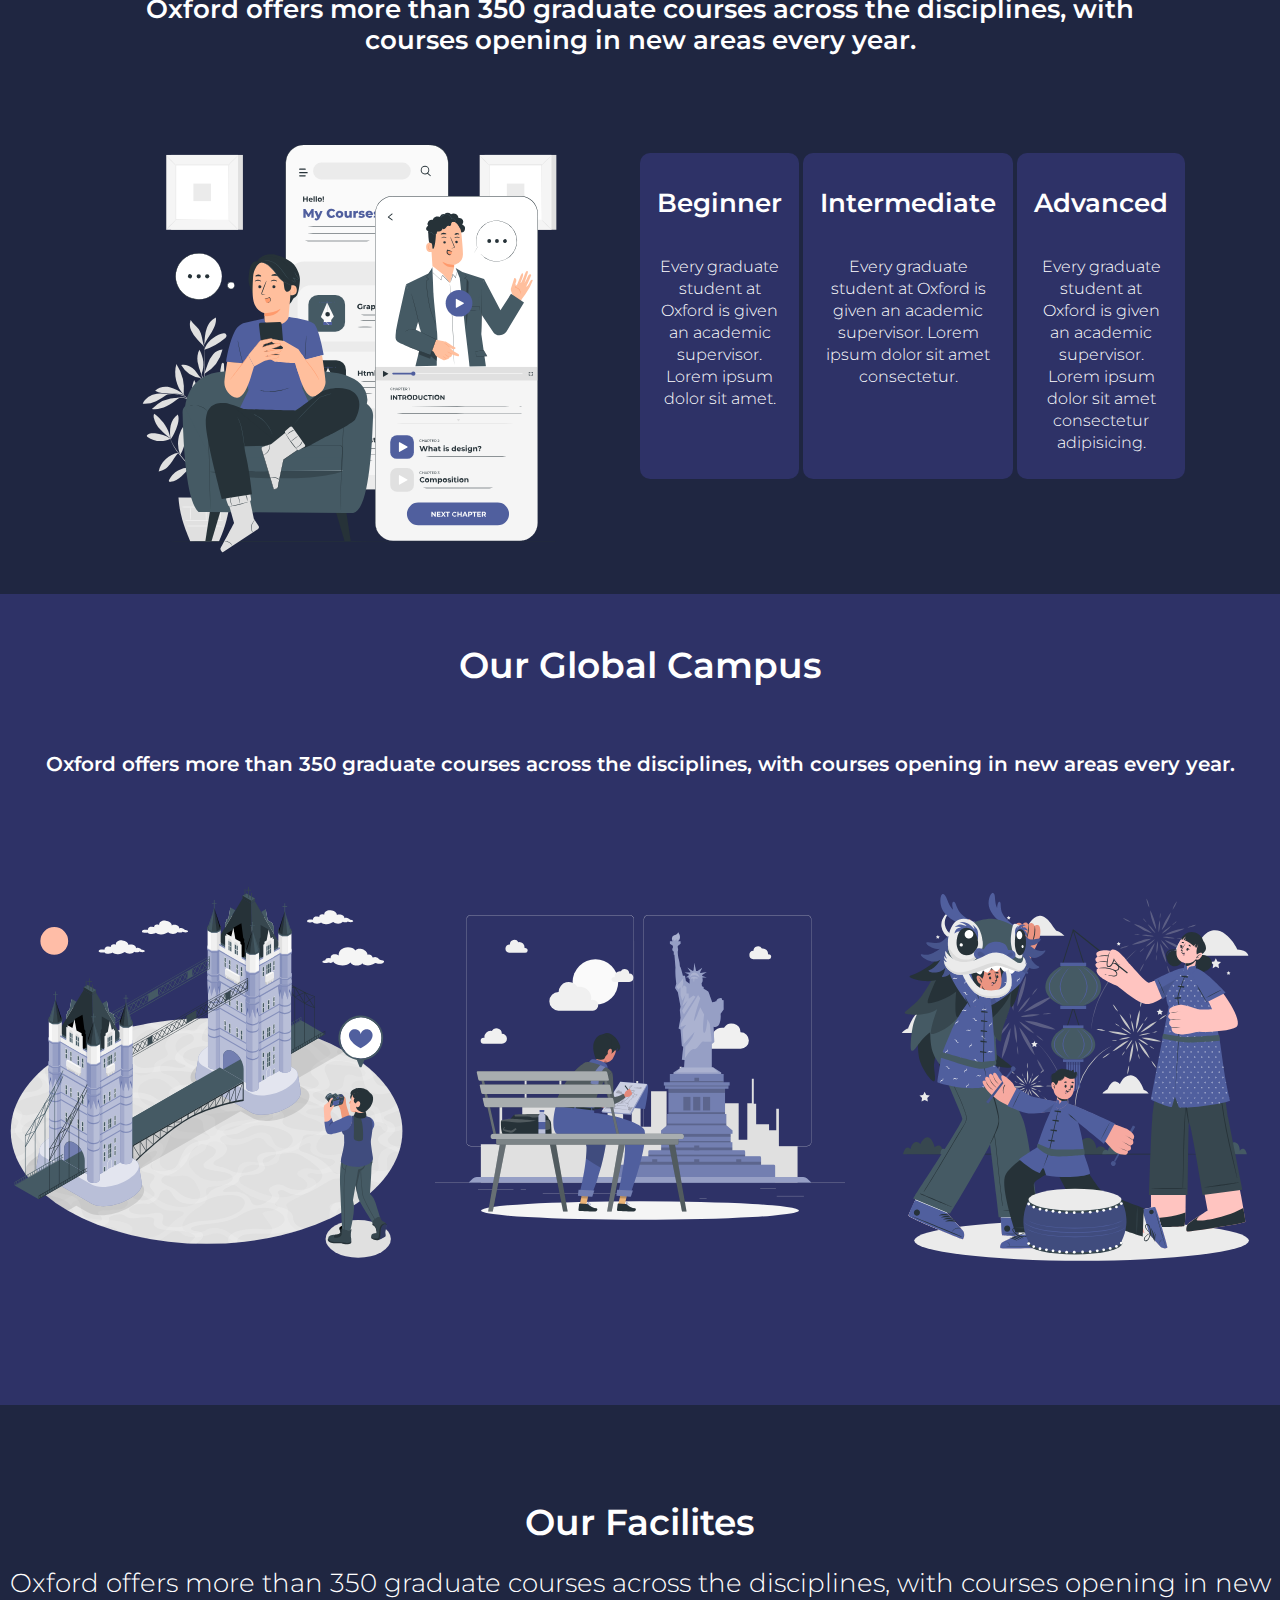
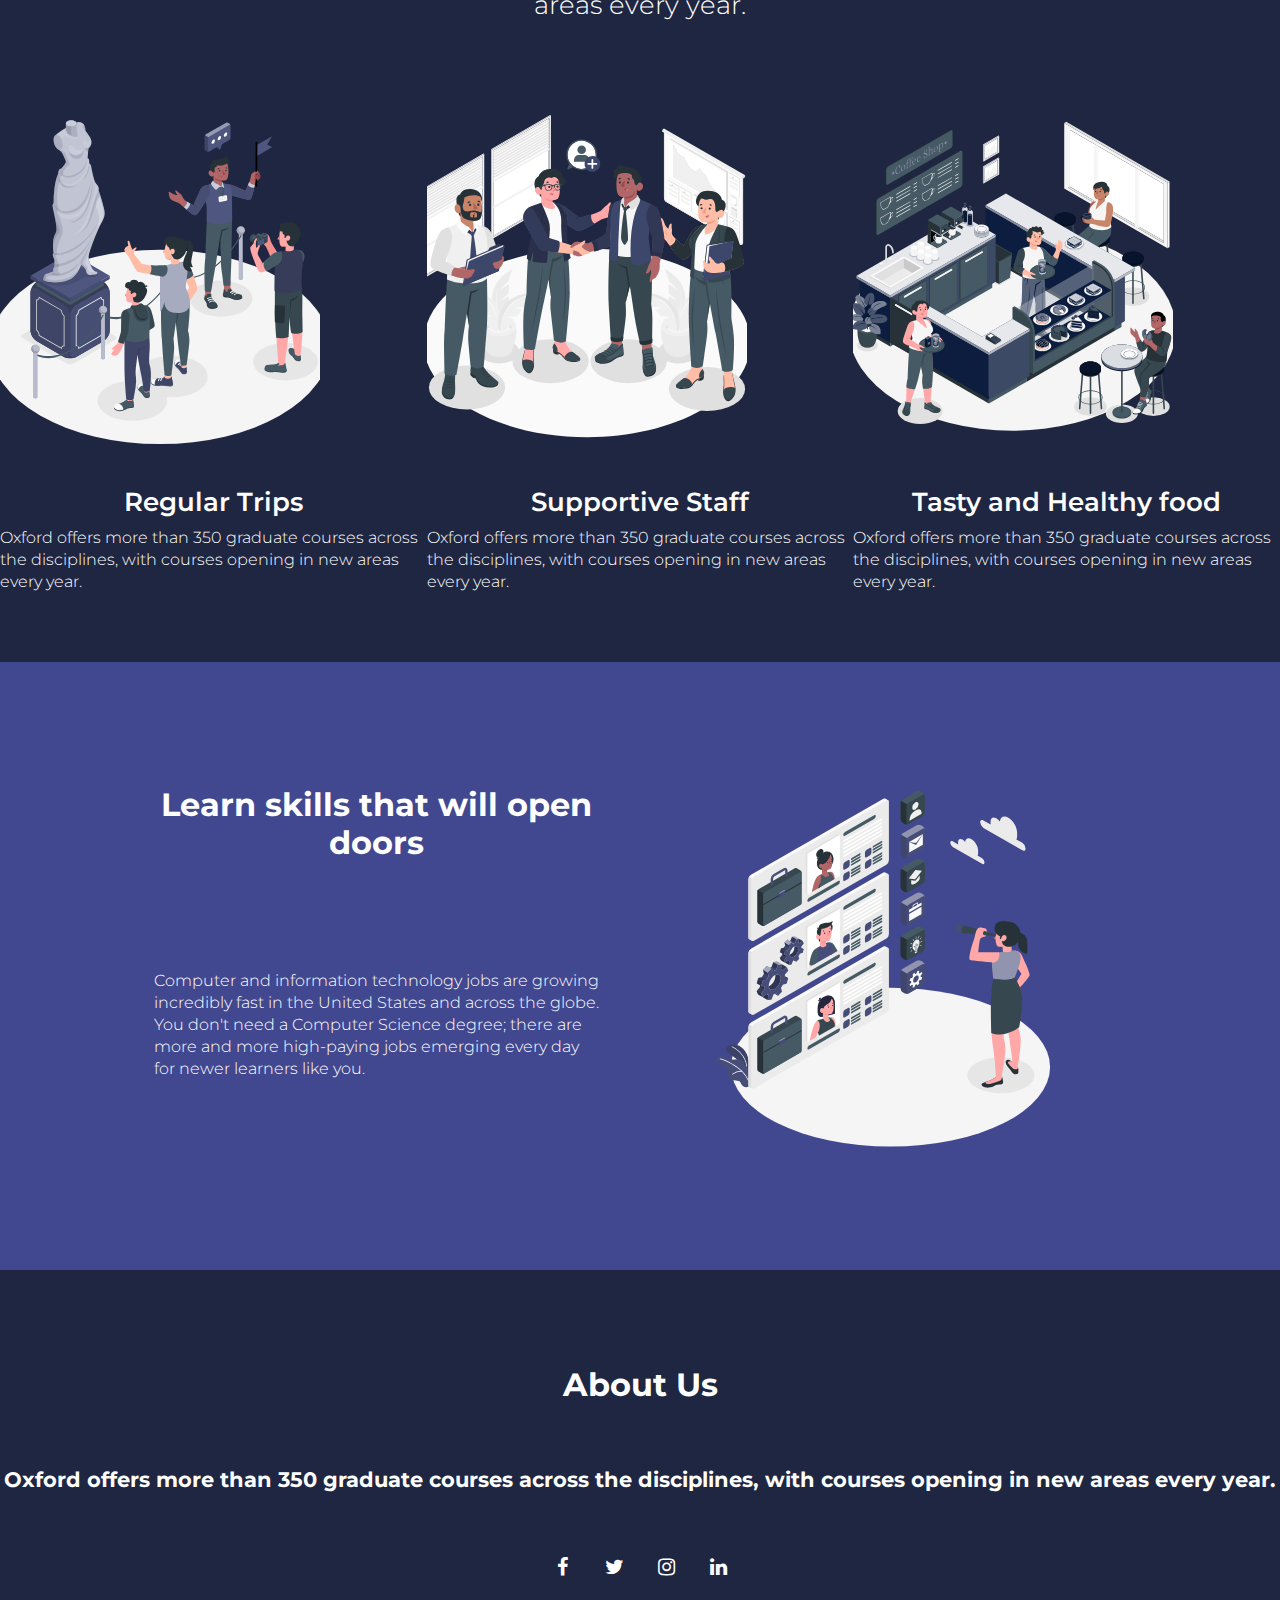
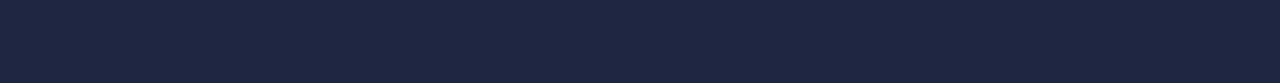
<file: index11.html>
<!DOCTYPE html>
<html lang="en">
<head>
    <meta charset="UTF-8">
    <meta http-equiv="X-UA-Compatible" content="IE=edge">
    <meta name="viewport" content="width=device-width, initial-scale=1.0">
    <title>Education Website</title>

    <link rel="preconnect" href="https://fonts.googleapis.com">
    <link rel="preconnect" href="https://fonts.gstatic.com" crossorigin>
    <link href="https://fonts.googleapis.com/css2?family=Bitter:wght@100&family=Montserrat:wght@300;400;500;600;700;800;900&family=Poppins:wght@200;300;400;600&display=swap" rel="stylesheet">
    <link rel="stylesheet" href="https://unicons.iconscout.com/release/v4.0.0/css/line.css">
    <link rel="stylesheet" href="https://cdnjs.cloudflare.com/ajax/libs/font-awesome/4.7.0/css/font-awesome.min.css">
    <link rel="stylesheet" href="sytle1.css">
</head>
<body>
    <nav>
        <div class="con nav__container"> 
            <a class="a1" href="index11.html"><h4>THYNK
                <br><h5 style="font-size: 17px;">UNLIMITED</h5>
            </h4></a>
            <ul class="nav__menu">
                <li><a href="index11.html">Home</a></li>
               
                <li><a href="courses.html">Courses</a></li>
                <li><a href="about.html">About</a></li>
                <li><a href="contact.html">Contact</a></li>
            </ul>
            <button id="open-menu-btn"><i class="uil uil-bars"></i></button>
            <button id="close-menu-btn"><i class="uil uil-multiply"></i></button>
        </div>
    </nav>
    <header>
        <div class="con header__container">
            <div class="header__left">
                <h1>Grow your skills to advance your career path</h1>
                <br>
                <p>The purpose of education is to make good human beings with skill and expertise... 
                    Enlightened human beings can be created by teachers.
                </p>
                <br>
                <a href="courses.html" class="btn btn-primary">Get Started</a>
            </div>

            <div class="header__right">
                <div class="header__right-image">
                    <img  src="./images/man4.svg">
                </div>
            </div>
        </div>
    </header>

    <section class="categories">
        <div class="con categories__container">
            <div class="categories__left">
                <h1>Categories</h1>
                <br>
                <p>
                  Lorem ipsum dolor sit amet consectetur, adipisicing elit. Aperiam, vitae. 
                  Aliquid expedita sed, explicabo vero voluptates dicta reiciendis molestiae modi Lorem ipsum dolor,
                  sit amet consectetur adipisicing elit. Consectetur, architecto.
               </p>
               <br>
               <a href="#" class="btn btn-secondary">Learn More</a>
            </div>
            <div class="categories__right">
                <article class="category">
                    <span class="category__icon">
                        <i class="uil uil-bitcoin-circle"></i>
                    </span>
                    <h5>Blockchain</h5>
                    <p>Lorem ipsum dolor sit amet consectetur adipisicing elit. Beatae omnis consequuntur impedit?</p>
                </article> 
                <article class="category">
                    <span class="category__icon1">
                        <i class="uil uil-palette"></i>
                    </span>
                    <h5>Graphic Designer</h5>
                    <p>Lorem ipsum dolor sit amet consectetur adipisicing elit. Beatae omnis consequuntur impedit?</p>
                </article> 
                <article class="category">
                    <span class="category__icon2">
                        <i class="uil uil-bitcoin-circle"></i>
                    </span>
                    <h5>Finance</h5>
                    <p>Lorem ipsum dolor sit amet consectetur adipisicing elit. Beatae omnis consequuntur impedit?</p>
                </article> 
                <article class="category">
                    <span class="category__icon3">
                        <i class="uil uil-megaphone"></i>
                    </span>
                    <h5>Marketing</h5>
                    <p>Lorem ipsum dolor sit amet consectetur adipisicing elit. Beatae omnis consequuntur impedit?</p>
                </article> 
                <article class="category">
                    <span class="category__icon4">
                        <i class="uil uil-music"></i>
                    </span>
                    <h5>Music</h5>
                    <p>Lorem ipsum dolor sit amet consectetur adipisicing elit. Beatae omnis consequuntur impedit?</p>
                </article> 
                <article class="category">
                    <span class="category__icon5">
                        <i class="uil uil-puzzle-piece"></i>
                    </span>
                    <h5>Business</h5>
                    <p>Lorem ipsum dolor sit amet consectetur adipisicing elit. Beatae omnis consequuntur impedit?</p>
                </article> 
            </div>
        </div>
    </section>

    
   <section class ="course">
    <h1>Course we offer</h1>
    <br>
    <p><h3>Oxford offers more than 350 graduate courses across the disciplines, with courses opening in new areas every year. </h3>
        <br><br>
        <div style="width: 100%;">
            <div style="width: 50%; height: 100px; float: left;"> 
                <img class="abcd" src="./images/man5.svg">  
            </div>
        </div>

    <div style="margin-left: 35%; height: 100px;"> 
      <div class ="row">
        <div class = "course-col">
            <h3>Beginner</h3>
            <br>
            <p>Every graduate student at Oxford is given an academic supervisor.
                Lorem ipsum dolor sit amet.
            </p>
        </div>
        &nbsp;
        
        <div class = "course-col">
            <h3>Intermediate</h3>
            <br>
            <p>Every graduate student at Oxford is given an academic supervisor.
                Lorem ipsum dolor sit amet consectetur. </p>
        
        </div>
        &nbsp;
        <div class = "course-col">
            <h3>Advanced</h3>
            <br>
            <p>Every graduate student at Oxford is given an academic supervisor.
                Lorem ipsum dolor sit amet consectetur adipisicing.
            </p>
          
        </div>

      </div>
    </div>
    </p>
   </section>

   <br>
   <br><br><br><br><br><br><br><br>
   <section class ="campus">
    <h1>Our Global Campus</h1>
    <br><br>
    <p><h3 style="font-size:20px ;">Oxford offers more than 350 graduate courses across the disciplines, with courses opening in new areas every year. </h3>
        <div class="row">
            <div class ="campus-col">
                <img src="./images/london.svg">
                <div class="layer">
                    <h3>London</h3>
                </div>
            </div>
        <div class ="campus-col">
            <img src="./images/newyokr.svg">
            <div class="layer">
                <h3>Newyork</h3>
            </div>
        </div>
        <div class ="campus-col">
            <img src="./images/china.svg">
            <div class="layer">
                <h3>China</h3>
            </div>
        </div>
    </div>
</section>

<!-- facility -->


<section class = "facility">
    <h1 style="text-align: center;">Our Facilites</h1>
    <br>
    <p style="text-align: center;font-size: 26px;">Oxford offers more than 350 graduate courses across the disciplines, with courses opening in new areas every year.
        <br><br>
       <div class="row">
           <div class ="facility-col">
               <img class ="fc1"src="./images/man12.svg"style="height: 75%;width: 75%;">
               <br>
                   <h3>Regular Trips</h3>
                   <p>Oxford offers more than 350 graduate courses across the disciplines, with courses opening in new areas every year.
               </div>
       <div class ="facility-col">
        <!-- <br><br><br><br> -->
           <img class ="fc1" src="./images/man 12.svg"style="height: 75%;width: 75%;">
              <br>
           
               <h3>Supportive Staff</h3>
               <p>Oxford offers more than 350 graduate courses across the disciplines, with courses opening in new areas every year.
           </div>
       <div class ="facility-col">
           <img class ="fc1" src="./images/man9.svg"style="height: 75%;width: 75%;">
           <br>
               <h3>Tasty and Healthy food</h3>
               <p>Oxford offers more than 350 graduate courses across the disciplines, with courses opening in new areas every year.
           </div>
   </div>
  </section>
  <section class="f2">
    <div class="con header__container">
        <div class="header__left">
            <h2>Learn skills that will open doors</h2>
            <br>
            <p>Computer and information technology jobs are growing incredibly fast in the United States and across the globe.
            You don't need a Computer Science degree; there are more and more high-paying jobs emerging every day for newer learners like you.</p>
            <br>
        </div>

        <div class="header__right">
            <div class="header__right-image">
                <img  src="./images/man22.svg">
            </div>
        </div>
    </div>
  </section>
    
  <!-- call us -->
  <!-- <section class = "cta">
    <h1>Enroll now for various courses</h1>
    <a href=""class="btn btn-tertiary">Contact us</a>
   </section> -->

   <!-- footer -->
  <section class="footer1" style="text-align: center;">
    <h2>About Us</h2>
    <p><h4>Oxford offers more than 350 graduate courses across the disciplines, with courses opening in new areas every year.</h4></p>
    <br><br>
   <div class="icons">
    <a href="https://www.facebook.com/" class="fa fa-facebook"></a>
    &nbsp;
    <a href="https://www.twitter.com/" class="fa fa-twitter"></a>
    &nbsp;
    <a href="https://www.instagram.com/" class="fa fa-instagram"></a>
    &nbsp;
    <a href="https://www.linkedin.com/" class="fa fa-linkedin"></a>

  </div>
</section>

    <script src="./main.js"></script>
    
</body>
</html>
</file>
<file: sytle1.css>
*{
    margin: 0;
    padding: 0;
    border: 0;
    outline: 0;
    text-decoration: none;
    list-style: none;
    box-sizing: border-box;
}

:root{
    --color-primary:#6c63ff;
    --color-success:#00bf8e;
    --color-warning:#f7c94b;
    --color-danger:#f75842;
    --color-danger-variant:rgba(247,88,66,0.4);
    --color-white:#fff;
    --color-light:rgba(255,255,255,0.7);
    --color-black:#0000;
    --color-bg:#1f2641;
    --color-bg1:#2e3267;
    --color-bg2:#424890;

    --container-width-lg:76%;
    --container-width-md:90%;
    --container-width-sm:94%;

    --transition:all 400ms ease;

}

body{
    font-family: "Montserrat",sans-serif;
    line-height: 1.7;
    color: var(--color-white);
    background: var(--color-bg);
}

.con{
    width: var(--container-width-lg);
    margin:  0 auto;
}

section{
    padding: 6rem 0;
}

section h2{
    text-align: center;
    margin-bottom: 4rem;
}

h1,
h2,
h3,
h4,
h5{
    line-height: 1.2;
}

h1{
    font-size: 2.4rem;
}
h2{
    font-size: 2rem;
}
h3{
    font-size: 1.6rem;
}
h4{
    font-size: 1.3rem;
}
a{
    color: var(--color-white);
}

img{
    width:90%;
    display: block;
    object-fit: cover;
}

.btn{
    display: inline-block;
    background: var(--color-white);
    color: var(--color-black);
    padding: 1rem 2rem;
    border: 1px solid transparent;
    font-weight: 500;
    transition: var(--transition);

}

.btn:hover{
    background: transparent;
    color: var(--color-white);
    border-color: var(--color-white);
}

.btn-primary{
    background: var(--color-danger);
    color: var(--color-white);
}

.btn-secondary{
    background: var(--color-danger);
    color: var(--color-white);
}
.btn-tertiary{
    background: var(--color-danger);
    color: var(--color-white);
}

nav {
    background: transparent;
    width: 100vw;
    height: 5rem;
    position: fixed;
    top: 0;
    z-index: 11;
}

.window-scroll{
    background: var(--color-primary);
    box-shadow: 0 1rem 2rem rgba( 0, 0, 0, 0.2);
}

.nav__container{
    height: 100%;
    display: flex;
    justify-content: space-between;
    align-items: center;

}

nav button{
    display: none;
}

.nav__menu{
    display: flex;
    align-items: center;
    gap: 4rem;

}

.nav__menu a{
    font-size: 0.9rem;
    transition: all 400 ease; 

}

.nav__menu a:hover{
    color: var(--color-bg2);
}

.a1:hover{
      color: var(--color-bg2);
}
header{
    position: relative;
    top: 5rem;
    overflow: hidden;
    height: 70vh;
    margin-bottom: 5rem;
}

.header__container{
    display: grid;
    grid-template-columns: 1fr 1fr;
    align-items: center;
    gap: 5rem;
    height: 100%;
}
.header__left p{
    margin: 1rem 0 2.4rem;
}

.categories{
    background: var(--color-bg1);
    height: 44rem;
}

.categories h1{
    line-height: 1;
    margin-bottom: 3rem;
}

.categories__container{
    display: grid;
    grid-template-columns: 40% 60%;
    gap: 4rem;
}

.categories__left{
    margin-right: 4rem;
}

.categories__left p{
    margin: 1rem 0 3rem;
}

.categories__right{
    display: grid;
    grid-template-columns: repeat(3,1fr);
    gap: 1.2rem;
}

.category{
    background: var(--color-bg2);
    padding: 2rem;
    border-radius: 2rem;
    transition: var(--transition);
}

.category:hover{
    box-shadow: 0 3rem 3rem  rgba( 0, 0, 0, 0.3);
    z-index: 1;
}


.category__icon{
    background: var(--color-primary);
    padding: 0.7rem;
    border-radius: 0.9rem;
}
.category__icon1{
    background: var(--color-danger);
    padding: 0.7rem;
    border-radius: 0.9rem;
}

.category__icon2{
    background: var(--color-success);
    padding: 0.7rem;
    border-radius: 0.9rem;
}

.category__icon3{
    background: var(--color-warning);
    padding: 0.7rem;
    border-radius: 0.9rem;
}

.category__icon4{
    background: var(--color-success);
    padding: 0.7rem;
    border-radius: 0.9rem;
}

.category__icon5{
    background: var(--color-primary);
    padding: 0.7rem;
    border-radius: 0.9rem;
}

.category h5{
    margin: 2rem 0 1rem;
}

.category p{
    font-size: 0.85rem;
}

.course{
    width : 80%;
    margin : auto;
    text-align: center;
    padding-top: 100px;


}
h1{
    font-size: 36px;
    font-weight: 600;
}
p{
    /* color: black;
    font-size: small; */
    font-weight: 300;
    line-height: 22px;
    padding: auto;
}

.row{
    margin-top: 5%;
    display: flex;
    justify-content: space-between;
}
.course-col{
    flex-basis: 31%;
    background-color:var(--color-bg1);
    border-radius: 10px;
    margin-bottom: 5% ;
    padding: 25px 17px;
    box-sizing: border-box;
    transition: 0.1s;
}
h3{
    text-align: center;
    font-weight: 600;
    margin: 10px 0px;
}
.course-col:hover{
    height: 365px;
    box-shadow: 0 0 20px 0px rgb(0,0,0,0.2);

}
@media  (max-width:700px){
    .row{
        flex-direction: column;
    }
}
/* .facility{
    height: 75%;
    width: 75%;
} */
.fc1:hover{
    -webkit-transform: scale(1.1);
    -ms-transform: scale(1.1);
    transform: scale(1.1);
}
.abcd{
     width:450px;
    display: block;
    object-fit: cover;
    height: 450px;
}
.Abcd{
    width:300px;
    display: block;
    object-fit: cover;
    height: 300px;
   
}

@media (min-width : 1245px)
{ 
    html {index.html}
}
    
    

/* campus */
.campus{
    background: var(--color-bg1);
    width: 55rem;
}

.campus{
    width: 100%;
    margin: auto;
    text-align: center;
    padding-top: 50px;
}
.campus-col{
    flex-basis: 32%;
    border-radius: 10px;
    margin-block:30px;
    position: relative;
    overflow: hidden;
}
.campus-col img{
    width: 100%;
    display: block;
}
.layer{
    background:transparent;
    height: 100%;
    width: 100%;
    position: absolute;
    top: 0;
    left: 0;
    transition: 0.5s;
}
.layer:hover{
    background:var(--color-bg);  
}
.layer h3{
    width: 100%;
    font-weight: 500;
    color: #fff;
    font-size: 26px;
    bottom: 0;
    left: 50%;
    transform: translateX(-50%);
    position: absolute;
    opacity: 0;
    transition: 0.5s;
}
.layer:hover h3{
    bottom: 49%;
    opacity: 1;
}

/* footer */

.footer{
    width: 100%;
    text-align: center;
    padding: 30px 0;
    background: var(--color-bg1);
}

.footer f4{
    margin-bottom: 25px;
    margin-top: 20px;
    font-weight: 600;
}

.f2{
    background: var(--color-bg2);
    height: 38rem;
}

/* icons */


.fa {
    padding: 10px;
    font-size: 20px;
    width: 40px;
    text-align: center;
    text-decoration: none;
  }
  
  /* Add a hover effect if you want */
  .fa:hover {
    opacity: 0.7;
  }
  
  /* Set a specific color for each brand */
  
  /* Facebook */
  .fa-facebook {
    background:var(--color-bg1);
    color: white;
  }
  
  /* Twitter */
  .fa-twitter {
    background: var(--color-bg1);
    color: white;
  }
  /* Instagram */
  .fa-instagram {
    background:var(--color-bg1);
    color: white;
  }
  
  /* Linkedin */
  .fa-linkedin {
    background:var(--color-bg1);
    color: white;
  }


/* 
  about page */

.manu{
 background: var(--color-bg1);
 height: 33rem;
}
.manu1{
    background: #1f2641;
    height: auto;

}
.fa {
    padding: 10px;
    font-size: 20px;
    width: 40px;
    text-align: center;
    text-decoration: none;
  }
  
  /* Add a hover effect if you want */
  .fa:hover {
    opacity: 0.7;
  }
  
  /* Set a specific color for each brand */
  
  /* Facebook */
  .fa-facebook {
    background:var(--color-bg);
    color: white;
  }
  
  /* Twitter */
  .fa-twitter {
    background: var(--color-bg);
    color: white;
  }
  /* Instagram */
  .fa-instagram {
    background:var(--color-bg);
    color: white;
  }
  
  /* Linkedin */
  .fa-linkedin {
    background:var(--color-bg);
    color: white;
  }
/* 

/* course page */

.abc{
    background: #2e3267;
    height: 40rem;
}
.bcd{
    background: #1f2641;
    height: 38rem;
}
.cde{
    background: #2e3267;
    height: 38rem;
}
.manu12{
    background: #1f2641;
    height: 25rem;
}
</file>
